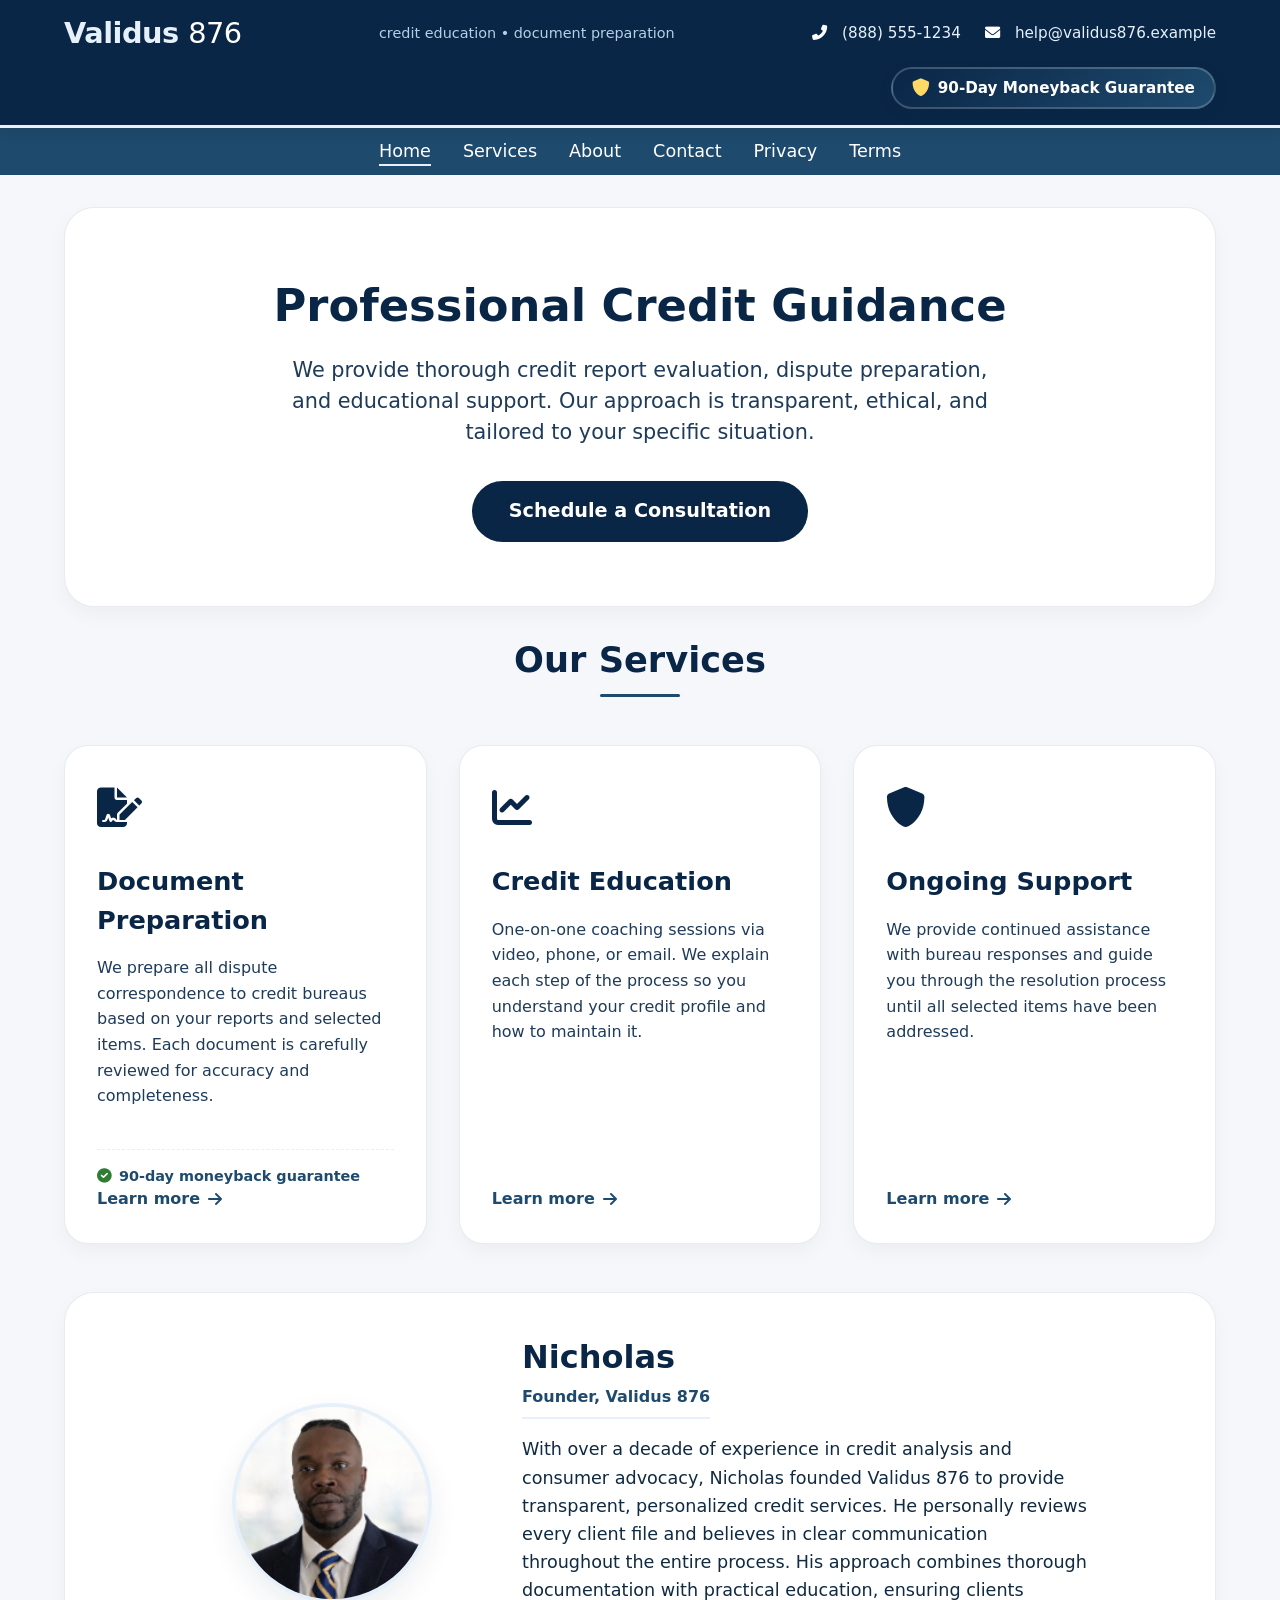
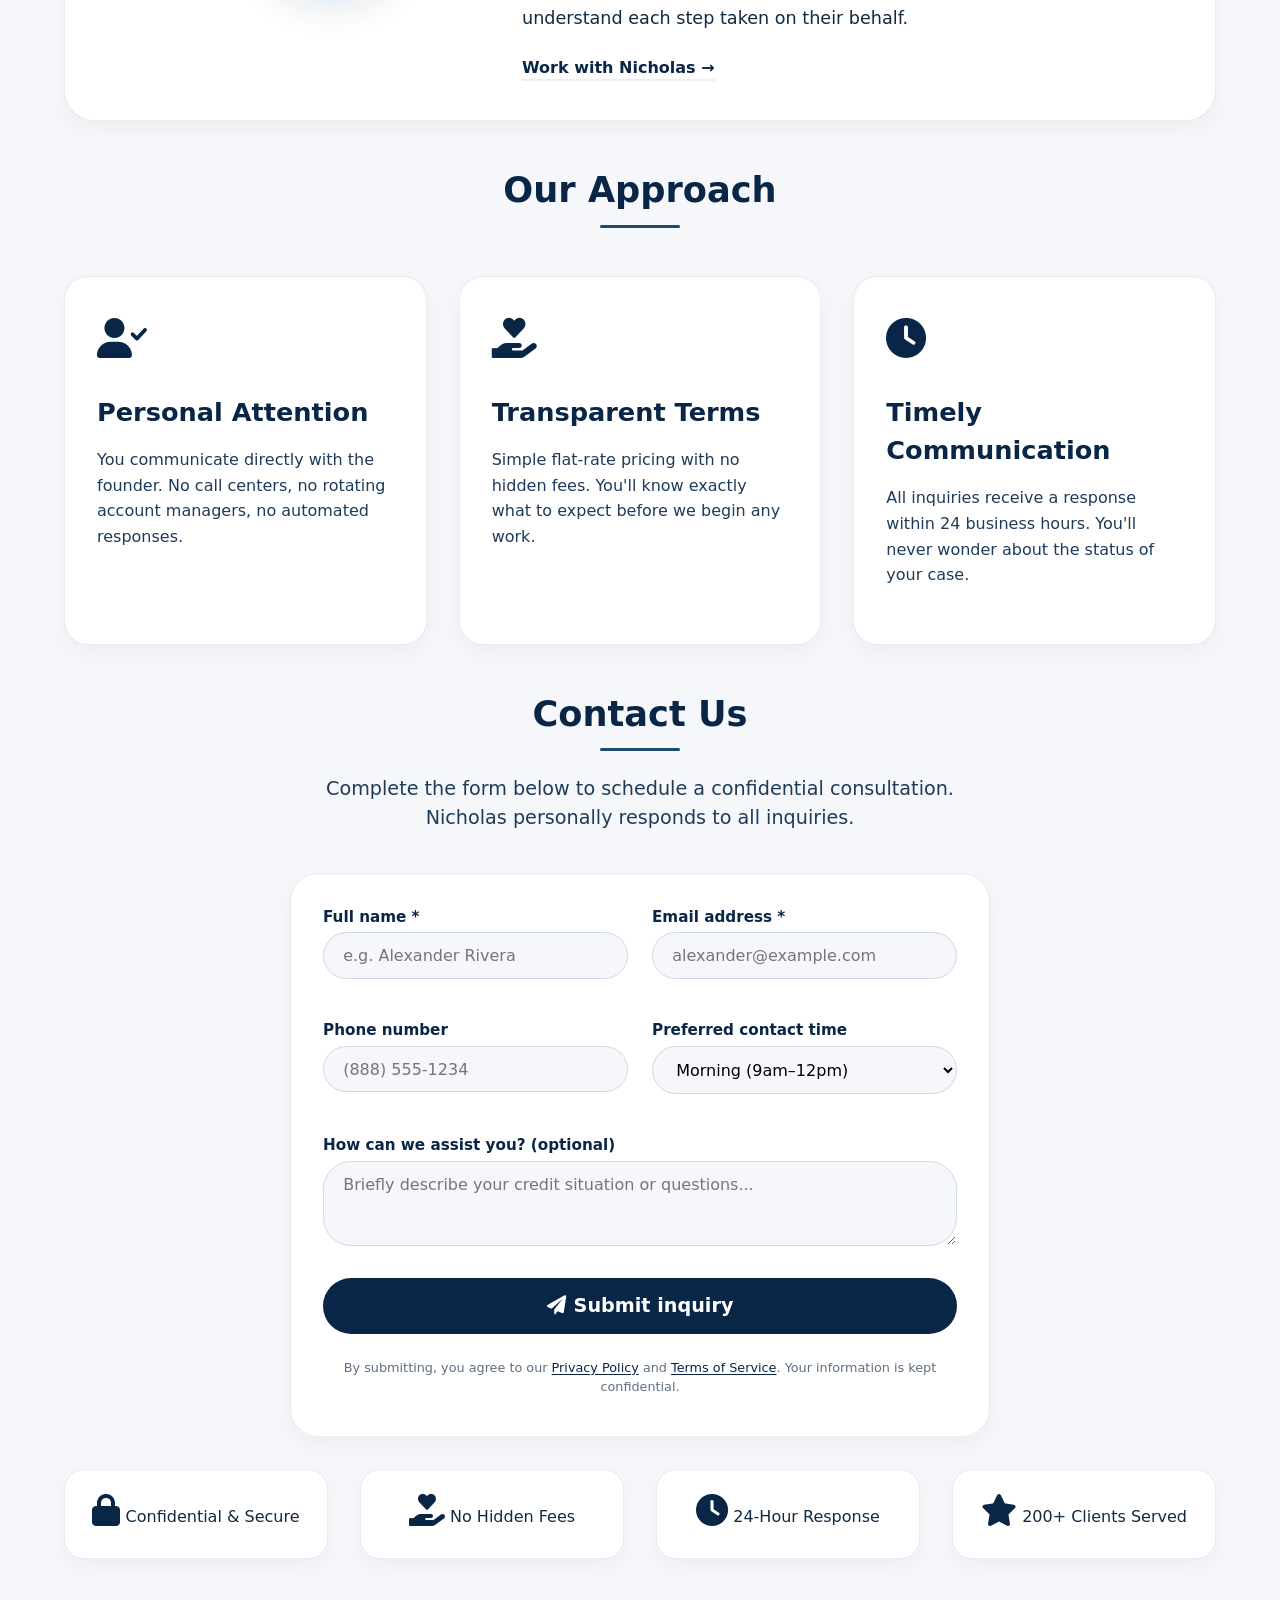
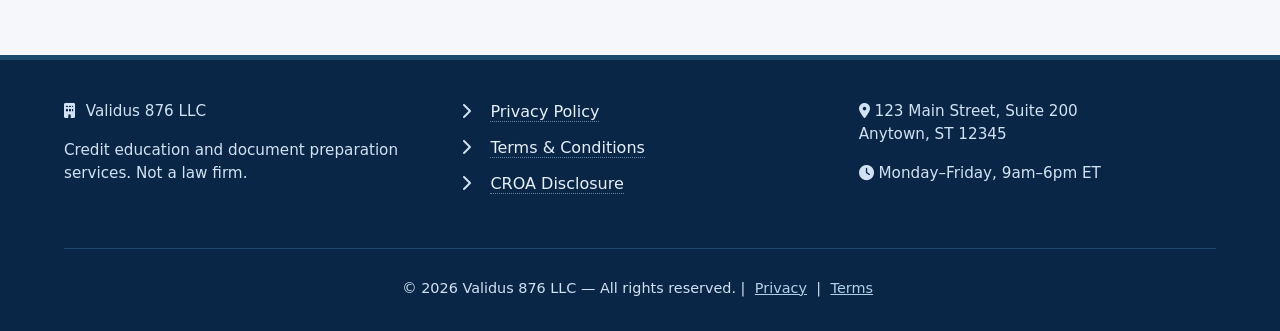
<file: index.html>
<!DOCTYPE html>
<html lang="en">
<head>
  <meta charset="UTF-8">
  <meta name="viewport" content="width=device-width, initial-scale=1.0, maximum-scale=5.0">
  <title>Validus 876 | Credit Education & Repair</title>
  <!-- Font Awesome 6 -->
  <link rel="stylesheet" href="https://cdnjs.cloudflare.com/ajax/libs/font-awesome/6.0.0-beta3/css/all.min.css">
  <!-- Custom CSS -->
  <link rel="stylesheet" href="css/style.css">
</head>
<body>
  <!-- HEADER -->
  <header class="site-header">
    <div class="container header-flex">
      <a href="index.html" class="logo-main">Validus <span>876</span></a>
      <div class="logo-tagline">credit education • document preparation</div>
      <div class="header-info">
        <span><i class="fas fa-phone-alt"></i> <a href="tel:+18885551234">(888) 555-1234</a></span>
        <span><i class="fas fa-envelope"></i> <a href="mailto:help@validus876.example">help@validus876.example</a></span>
      </div>
      <div class="header-guarantee">
        <div class="guarantee-sticker">
          <i class="fas fa-shield-alt"></i> 90-Day Moneyback Guarantee
        </div>
      </div>
    </div>
  </header>

  <!-- NAVIGATION -->
  <nav class="main-nav">
    <div class="container">
      <ul class="nav-links">
        <li><a href="index.html" class="active">Home</a></li>
        <li><a href="#services">Services</a></li>
        <li><a href="#about">About</a></li>
        <li><a href="#contact">Contact</a></li>
        <li><a href="privacy-policy.html">Privacy</a></li>
        <li><a href="terms-and-conditions.html">Terms</a></li>
      </ul>
    </div>
  </nav>

  <main>
    <!-- HERO SECTION -->
    <div class="container">
      <div class="hero-section">
        <h1>Professional Credit Guidance</h1>
        <p>We provide thorough credit report evaluation, dispute preparation, and educational support. Our approach is transparent, ethical, and tailored to your specific situation.</p>
        <a href="#contact" class="btn">Schedule a Consultation</a>
      </div>
    </div>

    <!-- THREE-COLUMN SERVICES SECTION -->
    <div class="container">
      <h2 class="section-title">Our Services</h2>
      <div class="thirds-layout">
        <!-- Column 1 -->
        <div class="third-card">
          <div class="third-icon">
            <i class="fas fa-file-signature"></i>
          </div>
          <h3>Document Preparation</h3>
          <p>We prepare all dispute correspondence to credit bureaus based on your reports and selected items. Each document is carefully reviewed for accuracy and completeness.</p>
          <div class="card-guarantee">
            <i class="fas fa-check-circle"></i> 90-day moneyback guarantee
          </div>
          <a href="#contact" class="third-link">Learn more <i class="fas fa-arrow-right"></i></a>
        </div>
        
        <!-- Column 2 -->
        <div class="third-card">
          <div class="third-icon">
            <i class="fas fa-chart-line"></i>
          </div>
          <h3>Credit Education</h3>
          <p>One-on-one coaching sessions via video, phone, or email. We explain each step of the process so you understand your credit profile and how to maintain it.</p>
          <a href="#contact" class="third-link">Learn more <i class="fas fa-arrow-right"></i></a>
        </div>
        
        <!-- Column 3 -->
        <div class="third-card">
          <div class="third-icon">
            <i class="fas fa-shield-alt"></i>
          </div>
          <h3>Ongoing Support</h3>
          <p>We provide continued assistance with bureau responses and guide you through the resolution process until all selected items have been addressed.</p>
          <a href="#contact" class="third-link">Learn more <i class="fas fa-arrow-right"></i></a>
        </div>
      </div>
    </div>

    <!-- ABOUT US SECTION - small with headshot -->
    <div class="container">
      <div id="about" class="about-mini">
        <div class="about-mini-flex">
          <div class="about-mini-image">
            <img src="images/owner-headshot.png" alt="Nicholas - Founder" class="about-mini-headshot">
          </div>
          <div class="about-mini-content">
            <h3>Nicholas</h3>
            <p class="about-mini-title">Founder, Validus 876</p>
            <p class="about-mini-bio">With over a decade of experience in credit analysis and consumer advocacy, Nicholas founded Validus 876 to provide transparent, personalized credit services. He personally reviews every client file and believes in clear communication throughout the entire process. His approach combines thorough documentation with practical education, ensuring clients understand each step taken on their behalf.</p>
            <a href="#contact" class="about-mini-link">Work with Nicholas →</a>
          </div>
        </div>
      </div>
    </div>

    <!-- THREE-COLUMN VALUES SECTION -->
    <div class="container">
      <h2 class="section-title">Our Approach</h2>
      <div class="thirds-layout">
        <!-- Column 1 -->
        <div class="third-card">
          <div class="third-icon">
            <i class="fas fa-user-check"></i>
          </div>
          <h3>Personal Attention</h3>
          <p>You communicate directly with the founder. No call centers, no rotating account managers, no automated responses.</p>
        </div>
        
        <!-- Column 2 -->
        <div class="third-card">
          <div class="third-icon">
            <i class="fas fa-hand-holding-heart"></i>
          </div>
          <h3>Transparent Terms</h3>
          <p>Simple flat-rate pricing with no hidden fees. You'll know exactly what to expect before we begin any work.</p>
        </div>
        
        <!-- Column 3 -->
        <div class="third-card">
          <div class="third-icon">
            <i class="fas fa-clock"></i>
          </div>
          <h3>Timely Communication</h3>
          <p>All inquiries receive a response within 24 business hours. You'll never wonder about the status of your case.</p>
        </div>
      </div>
    </div>

    <!-- CONTACT FORM SECTION -->
    <div class="container">
      <div id="contact">
        <h2 class="section-title">Contact Us</h2>
        <p class="section-subhead">Complete the form below to schedule a confidential consultation. Nicholas personally responds to all inquiries.</p>
        <div class="contact-form">
          <form action="#" method="post">
            <div class="form-grid">
              <div class="form-group">
                <label for="name">Full name *</label>
                <input type="text" id="name" name="name" placeholder="e.g. Alexander Rivera" required>
              </div>
              <div class="form-group">
                <label for="email">Email address *</label>
                <input type="email" id="email" name="email" placeholder="alexander@example.com" required>
              </div>
              <div class="form-group">
                <label for="phone">Phone number</label>
                <input type="tel" id="phone" name="phone" placeholder="(888) 555-1234">
              </div>
              <div class="form-group">
                <label for="contact_time">Preferred contact time</label>
                <select id="contact_time" name="contact_time">
                  <option>Morning (9am–12pm)</option>
                  <option>Afternoon (12pm–5pm)</option>
                  <option>Evening (5pm–8pm)</option>
                </select>
              </div>
              <div class="form-group full-width">
                <label for="message">How can we assist you? (optional)</label>
                <textarea id="message" name="message" rows="3" placeholder="Briefly describe your credit situation or questions..."></textarea>
              </div>
            </div>
            <button type="submit" class="btn btn-block"><i class="fas fa-paper-plane" style="margin-right: 8px;"></i>Submit inquiry</button>
            <div class="legal-note">
              By submitting, you agree to our <a href="privacy-policy.html">Privacy Policy</a> and <a href="terms-and-conditions.html">Terms of Service</a>. Your information is kept confidential.
            </div>
          </form>
        </div>
      </div>
    </div>

    <!-- TRUST BADGES -->
    <div class="container">
      <div class="trust-section">
        <div class="trust-grid">
          <div class="trust-item">
            <i class="fas fa-lock"></i>
            <span>Confidential & Secure</span>
          </div>
          <div class="trust-item">
            <i class="fas fa-hand-holding-heart"></i>
            <span>No Hidden Fees</span>
          </div>
          <div class="trust-item">
            <i class="fas fa-clock"></i>
            <span>24-Hour Response</span>
          </div>
          <div class="trust-item">
            <i class="fas fa-star"></i>
            <span>200+ Clients Served</span>
          </div>
        </div>
      </div>
    </div>
  </main>

  <!-- FOOTER -->
  <footer class="site-footer">
    <div class="container">
      <div class="footer-grid">
        <div class="footer-col">
          <p><i class="fas fa-building" style="margin-right: 6px;"></i> Validus 876 LLC</p>
          <p>Credit education and document preparation services. Not a law firm.</p>
        </div>
        <div class="footer-col">
          <ul class="footer-links">
            <li><i class="fas fa-chevron-right"></i> <a href="privacy-policy.html">Privacy Policy</a></li>
            <li><i class="fas fa-chevron-right"></i> <a href="terms-and-conditions.html">Terms & Conditions</a></li>
            <li><i class="fas fa-chevron-right"></i> <a href="#">CROA Disclosure</a></li>
          </ul>
        </div>
        <div class="footer-col">
          <p><i class="fas fa-map-marker-alt"></i> 123 Main Street, Suite 200<br>Anytown, ST 12345</p>
          <p><i class="fas fa-clock"></i> Monday–Friday, 9am–6pm ET</p>
        </div>
      </div>
      <div class="copyright">
        © 2026 Validus 876 LLC — All rights reserved. |
        <a href="privacy-policy.html">Privacy</a> |
        <a href="terms-and-conditions.html">Terms</a>
      </div>
    </div>
  </footer>
</body>
</html>
</file>
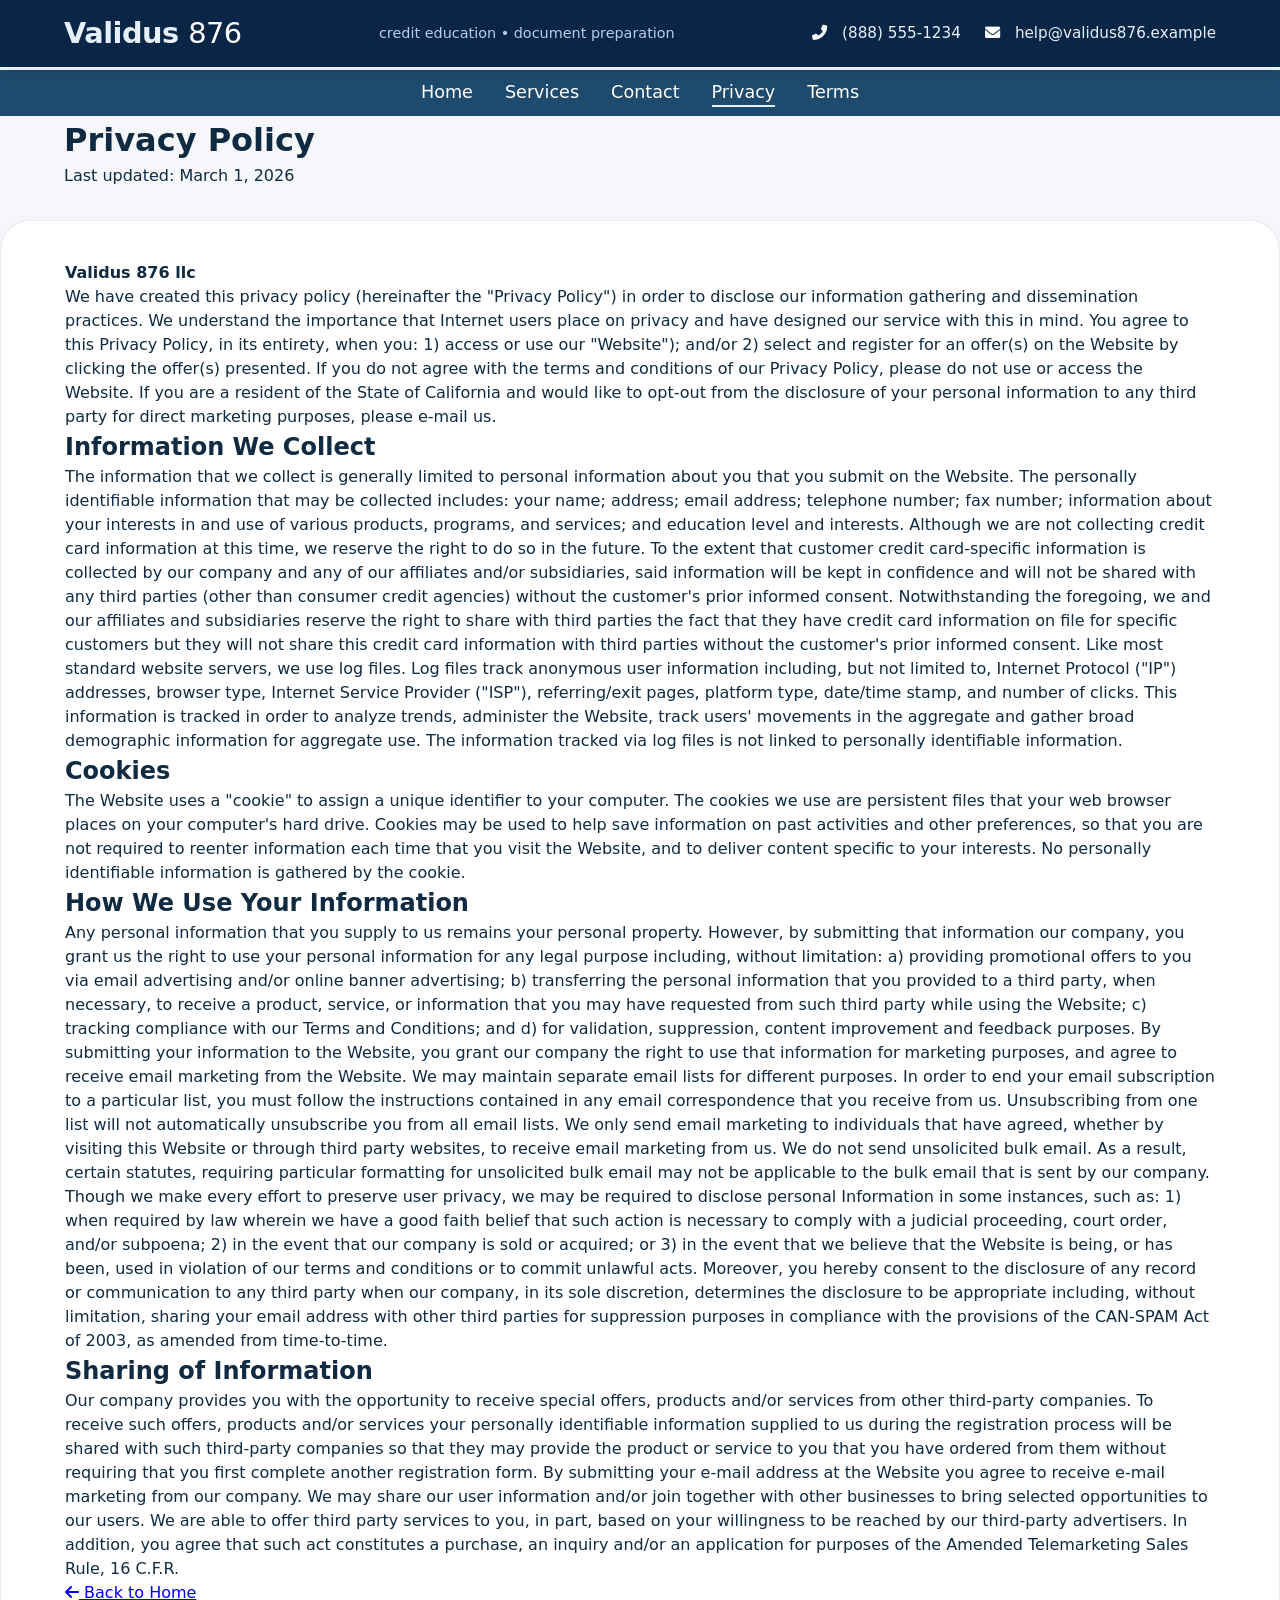
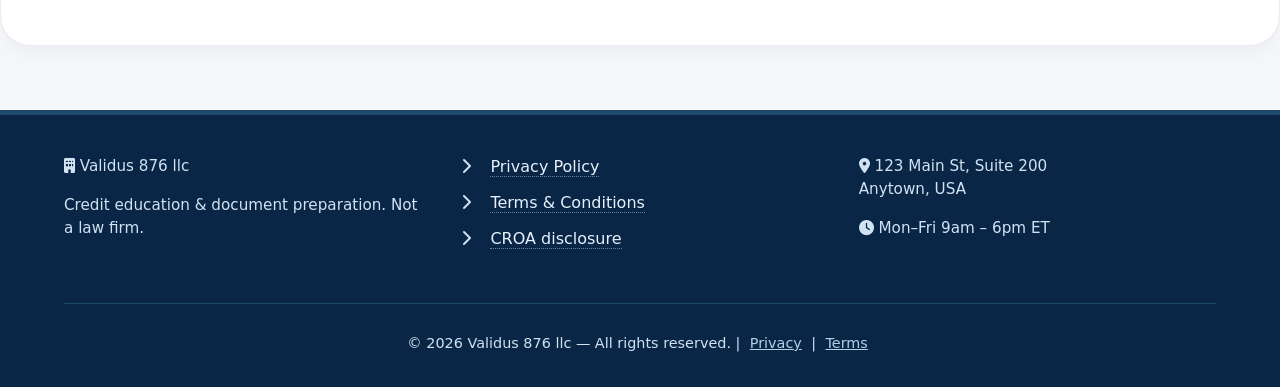
<file: privacy-policy.html>
<!DOCTYPE html>
<html lang="en">
<head>
  <meta charset="UTF-8">
  <meta name="viewport" content="width=device-width, initial-scale=1.0">
  <title>Validus 876 | Privacy Policy</title>
  <!-- Font Awesome 6 -->
  <link rel="stylesheet" href="https://cdnjs.cloudflare.com/ajax/libs/font-awesome/6.0.0-beta3/css/all.min.css">
  <!-- Custom CSS -->
  <link rel="stylesheet" href="css/style.css">
</head>
<body>
  <!-- HEADER -->
  <header class="site-header">
    <div class="container header-flex">
      <a href="index.html" class="logo-main">Validus <span>876</span></a>
      <div class="logo-tagline">credit education • document preparation</div>
      <div class="header-info">
        <span><i class="fas fa-phone-alt"></i> <a href="tel:+18885551234">(888) 555-1234</a></span>
        <span><i class="fas fa-envelope"></i> <a href="mailto:help@validus876.example">help@validus876.example</a></span>
      </div>
    </div>
  </header>

  <!-- NAVIGATION -->
  <nav class="main-nav">
    <div class="container">
      <ul class="nav-links">
        <li><a href="index.html">Home</a></li>
        <li><a href="index.html#services">Services</a></li>
        <li><a href="index.html#contact">Contact</a></li>
        <li><a href="privacy-policy.html" class="active">Privacy</a></li>
        <li><a href="terms-and-conditions.html">Terms</a></li>
      </ul>
    </div>
  </nav>

  <!-- LEGAL HEADER -->
  <div class="legal-header">
    <div class="container">
      <h1>Privacy Policy</h1>
      <p>Last updated: March 1, 2026</p>
    </div>
  </div>

  <!-- PRIVACY CONTENT -->
  <main class="legal-page">
    <div class="container">
      <div class="legal-content">
        <p><strong>Validus 876 llc</strong></p>
        
        <p>We have created this privacy policy (hereinafter the "Privacy Policy") in order to disclose our information gathering and dissemination practices. We understand the importance that Internet users place on privacy and have designed our service with this in mind. You agree to this Privacy Policy, in its entirety, when you: 1) access or use our "Website"); and/or 2) select and register for an offer(s) on the Website by clicking the offer(s) presented. If you do not agree with the terms and conditions of our Privacy Policy, please do not use or access the Website. If you are a resident of the State of California and would like to opt-out from the disclosure of your personal information to any third party for direct marketing purposes, please e-mail us.</p>

        <h2>Information We Collect</h2>
        <p>The information that we collect is generally limited to personal information about you that you submit on the Website. The personally identifiable information that may be collected includes: your name; address; email address; telephone number; fax number; information about your interests in and use of various products, programs, and services; and education level and interests. Although we are not collecting credit card information at this time, we reserve the right to do so in the future. To the extent that customer credit card-specific information is collected by our company and any of our affiliates and/or subsidiaries, said information will be kept in confidence and will not be shared with any third parties (other than consumer credit agencies) without the customer's prior informed consent. Notwithstanding the foregoing, we and our affiliates and subsidiaries reserve the right to share with third parties the fact that they have credit card information on file for specific customers but they will not share this credit card information with third parties without the customer's prior informed consent. Like most standard website servers, we use log files. Log files track anonymous user information including, but not limited to, Internet Protocol ("IP") addresses, browser type, Internet Service Provider ("ISP"), referring/exit pages, platform type, date/time stamp, and number of clicks. This information is tracked in order to analyze trends, administer the Website, track users' movements in the aggregate and gather broad demographic information for aggregate use. The information tracked via log files is not linked to personally identifiable information.</p>

        <h2>Cookies</h2>
        <p>The Website uses a "cookie" to assign a unique identifier to your computer. The cookies we use are persistent files that your web browser places on your computer's hard drive. Cookies may be used to help save information on past activities and other preferences, so that you are not required to reenter information each time that you visit the Website, and to deliver content specific to your interests. No personally identifiable information is gathered by the cookie.</p>

        <h2>How We Use Your Information</h2>
        <p>Any personal information that you supply to us remains your personal property. However, by submitting that information our company, you grant us the right to use your personal information for any legal purpose including, without limitation: a) providing promotional offers to you via email advertising and/or online banner advertising; b) transferring the personal information that you provided to a third party, when necessary, to receive a product, service, or information that you may have requested from such third party while using the Website; c) tracking compliance with our Terms and Conditions; and d) for validation, suppression, content improvement and feedback purposes. By submitting your information to the Website, you grant our company the right to use that information for marketing purposes, and agree to receive email marketing from the Website. We may maintain separate email lists for different purposes. In order to end your email subscription to a particular list, you must follow the instructions contained in any email correspondence that you receive from us. Unsubscribing from one list will not automatically unsubscribe you from all email lists. We only send email marketing to individuals that have agreed, whether by visiting this Website or through third party websites, to receive email marketing from us. We do not send unsolicited bulk email. As a result, certain statutes, requiring particular formatting for unsolicited bulk email may not be applicable to the bulk email that is sent by our company. Though we make every effort to preserve user privacy, we may be required to disclose personal Information in some instances, such as: 1) when required by law wherein we have a good faith belief that such action is necessary to comply with a judicial proceeding, court order, and/or subpoena; 2) in the event that our company is sold or acquired; or 3) in the event that we believe that the Website is being, or has been, used in violation of our terms and conditions or to commit unlawful acts. Moreover, you hereby consent to the disclosure of any record or communication to any third party when our company, in its sole discretion, determines the disclosure to be appropriate including, without limitation, sharing your email address with other third parties for suppression purposes in compliance with the provisions of the CAN-SPAM Act of 2003, as amended from time-to-time.</p>

        <h2>Sharing of Information</h2>
        <p>Our company provides you with the opportunity to receive special offers, products and/or services from other third-party companies. To receive such offers, products and/or services your personally identifiable information supplied to us during the registration process will be shared with such third-party companies so that they may provide the product or service to you that you have ordered from them without requiring that you first complete another registration form. By submitting your e-mail address at the Website you agree to receive e-mail marketing from our company. We may share our user information and/or join together with other businesses to bring selected opportunities to our users. We are able to offer third party services to you, in part, based on your willingness to be reached by our third-party advertisers. In addition, you agree that such act constitutes a purchase, an inquiry and/or an application for purposes of the Amended Telemarketing Sales Rule, 16 C.F.R.</p>

        <a href="index.html" class="back-link"><i class="fas fa-arrow-left"></i> Back to Home</a>
      </div>
    </div>
  </main>

  <!-- FOOTER -->
  <footer class="site-footer">
    <div class="container">
      <div class="footer-grid">
        <div class="footer-col">
          <p><i class="fas fa-building"></i> Validus 876 llc</p>
          <p>Credit education & document preparation. Not a law firm.</p>
        </div>
        <div class="footer-col">
          <ul class="footer-links">
            <li><i class="fas fa-chevron-right"></i> <a href="privacy-policy.html">Privacy Policy</a></li>
            <li><i class="fas fa-chevron-right"></i> <a href="terms-and-conditions.html">Terms & Conditions</a></li>
            <li><i class="fas fa-chevron-right"></i> <a href="#">CROA disclosure</a></li>
          </ul>
        </div>
        <div class="footer-col">
          <p><i class="fas fa-map-marker-alt"></i> 123 Main St, Suite 200<br>Anytown, USA</p>
          <p><i class="fas fa-clock"></i> Mon–Fri 9am – 6pm ET</p>
        </div>
      </div>
      <div class="copyright">
        © 2026 Validus 876 llc — All rights reserved. |
        <a href="privacy-policy.html">Privacy</a> |
        <a href="terms-and-conditions.html">Terms</a>
      </div>
    </div>
  </footer>
</body>
</html>
</file>
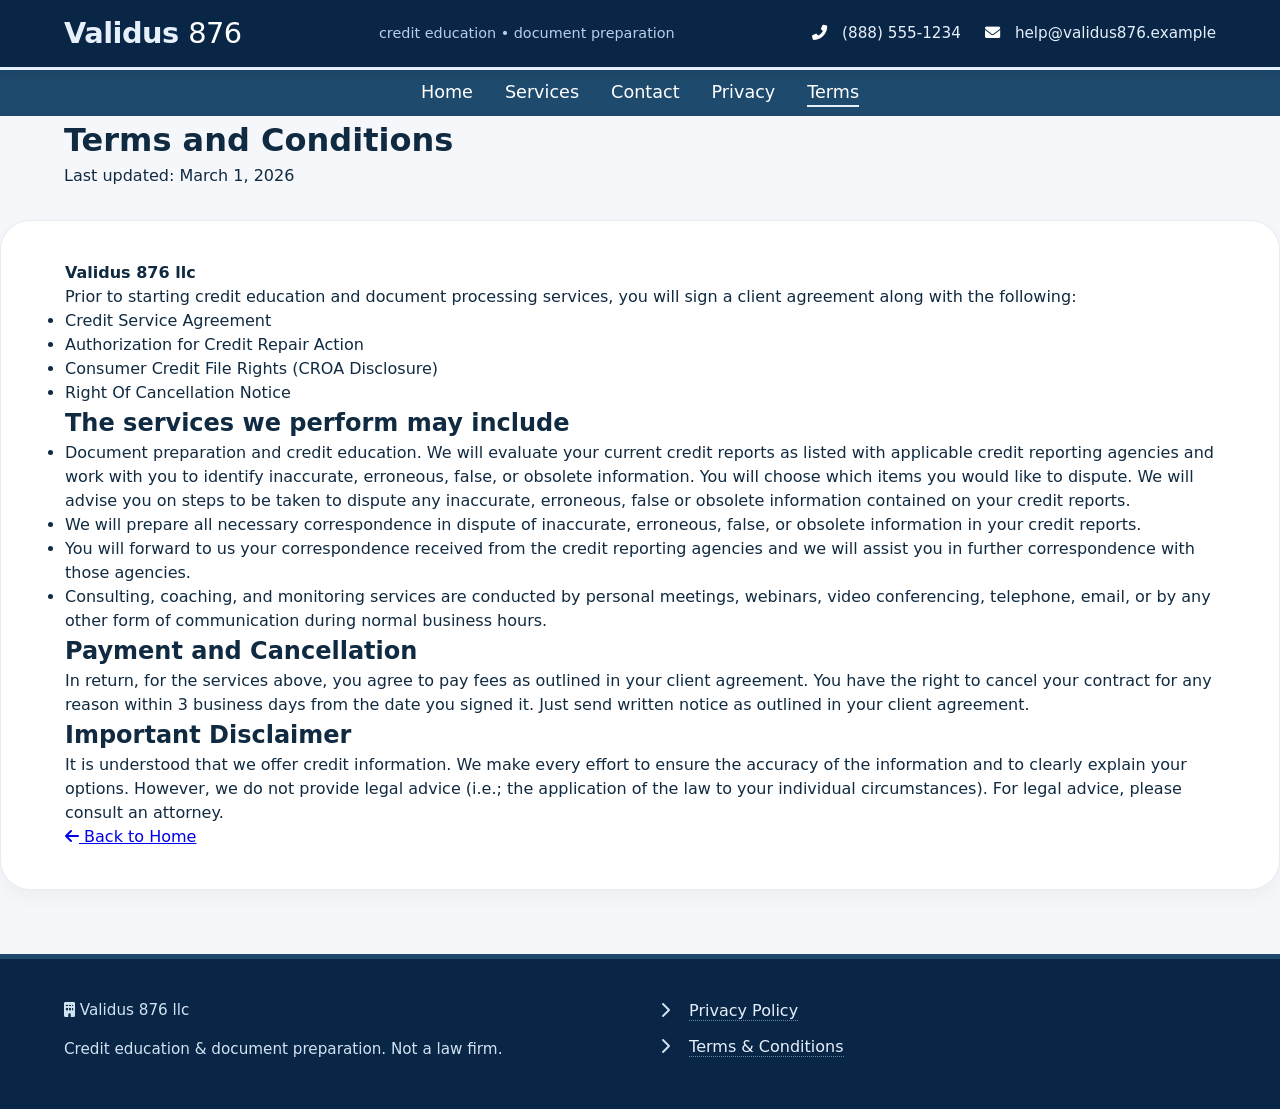
<file: terms-and-conditions.html>
<!DOCTYPE html>
<html lang="en">
<head>
  <meta charset="UTF-8">
  <meta name="viewport" content="width=device-width, initial-scale=1.0">
  <title>Validus 876 | Terms and Conditions</title>
  <!-- Font Awesome 6 -->
  <link rel="stylesheet" href="https://cdnjs.cloudflare.com/ajax/libs/font-awesome/6.0.0-beta3/css/all.min.css">
  <!-- Custom CSS -->
  <link rel="stylesheet" href="css/style.css">
</head>
<body>
  <!-- HEADER -->
  <header class="site-header">
    <div class="container header-flex">
      <a href="index.html" class="logo-main">Validus <span>876</span></a>
      <div class="logo-tagline">credit education • document preparation</div>
      <div class="header-info">
        <span><i class="fas fa-phone-alt"></i> <a href="tel:+18885551234">(888) 555-1234</a></span>
        <span><i class="fas fa-envelope"></i> <a href="mailto:help@validus876.example">help@validus876.example</a></span>
      </div>
    </div>
  </header>

  <!-- NAVIGATION -->
  <nav class="main-nav">
    <div class="container">
      <ul class="nav-links">
        <li><a href="index.html">Home</a></li>
        <li><a href="index.html#services">Services</a></li>
        <li><a href="index.html#contact">Contact</a></li>
        <li><a href="privacy-policy.html">Privacy</a></li>
        <li><a href="terms-and-conditions.html" class="active">Terms</a></li>
      </ul>
    </div>
  </nav>

  <!-- LEGAL HEADER -->
  <div class="legal-header">
    <div class="container">
      <h1>Terms and Conditions</h1>
      <p>Last updated: March 1, 2026</p>
    </div>
  </div>

  <!-- TERMS CONTENT -->
  <main class="legal-page">
    <div class="container">
      <div class="legal-content">
        <p><strong>Validus 876 llc</strong></p>
        
        <p>Prior to starting credit education and document processing services, you will sign a client agreement along with the following:</p>
        
        <ul>
          <li>Credit Service Agreement</li>
          <li>Authorization for Credit Repair Action</li>
          <li>Consumer Credit File Rights (CROA Disclosure)</li>
          <li>Right Of Cancellation Notice</li>
        </ul>

        <h2>The services we perform may include</h2>
        
        <ul>
          <li>Document preparation and credit education. We will evaluate your current credit reports as listed with applicable credit reporting agencies and work with you to identify inaccurate, erroneous, false, or obsolete information. You will choose which items you would like to dispute. We will advise you on steps to be taken to dispute any inaccurate, erroneous, false or obsolete information contained on your credit reports.</li>
          <li>We will prepare all necessary correspondence in dispute of inaccurate, erroneous, false, or obsolete information in your credit reports.</li>
          <li>You will forward to us your correspondence received from the credit reporting agencies and we will assist you in further correspondence with those agencies.</li>
          <li>Consulting, coaching, and monitoring services are conducted by personal meetings, webinars, video conferencing, telephone, email, or by any other form of communication during normal business hours.</li>
        </ul>

        <h2>Payment and Cancellation</h2>
        <p>In return, for the services above, you agree to pay fees as outlined in your client agreement. You have the right to cancel your contract for any reason within 3 business days from the date you signed it. Just send written notice as outlined in your client agreement.</p>

        <h2>Important Disclaimer</h2>
        <p>It is understood that we offer credit information. We make every effort to ensure the accuracy of the information and to clearly explain your options. However, we do not provide legal advice (i.e.; the application of the law to your individual circumstances). For legal advice, please consult an attorney.</p>

        <a href="index.html" class="back-link"><i class="fas fa-arrow-left"></i> Back to Home</a>
      </div>
    </div>
  </main>

  <!-- FOOTER -->
  <footer class="site-footer">
    <div class="container">
      <div class="footer-grid">
        <div class="footer-col">
          <p><i class="fas fa-building"></i> Validus 876 llc</p>
          <p>Credit education & document preparation. Not a law firm.</p>
        </div>
        <div class="footer-col">
          <ul class="footer-links">
            <li><i class="fas fa-chevron-right"></i> <a href="privacy-policy.html">Privacy Policy</a></li>
            <li><i class="fas fa-chevron-right"></i> <a href="terms-and-conditions.html">Terms & Conditions
</file>
<file: css/style.css>
/* ===== GLOBAL STYLES ===== */
:root {
  --deep-blue: #0a2647;        /* dark blue – headers, footer */
  --accent-blue: #1e4a6d;      /* medium dark – buttons, hover */
  --light-blue: #e6f0fa;       /* light accent */
  --cool-grey: #f5f7fa;        /* main background grey */
  --medium-grey: #e9edf2;       /* card background */
  --white: #ffffff;
  --text-dark: #102a41;
  --text-soft: #1e3b5a;
  --shadow-sm: 0 8px 20px rgba(0, 0, 0, 0.04);
  --shadow-hover: 0 12px 28px rgba(10, 38, 71, 0.08);
  --border-light: 1px solid rgba(30, 74, 109, 0.1);
}

* {
  margin: 0;
  padding: 0;
  box-sizing: border-box;
  font-family: system-ui, -apple-system, 'Segoe UI', Roboto, 'Helvetica Neue', sans-serif;
}

body {
  background-color: var(--cool-grey);
  color: var(--text-dark);
  line-height: 1.5;
  display: flex;
  flex-direction: column;
  min-height: 100vh;
}

.container {
  max-width: 1200px;
  margin: 0 auto;
  padding: 0 1.5rem;
  width: 100%;
}

/* ===== HEADER ===== */
.site-header {
  background-color: var(--deep-blue);
  padding: 1rem 0;
  border-bottom: 3px solid var(--light-blue);
  position: sticky;
  top: 0;
  z-index: 10;
  box-shadow: 0 4px 12px rgba(0,0,0,0.1);
}

.header-flex {
  display: flex;
  flex-wrap: wrap;
  align-items: center;
  justify-content: space-between;
  gap: 1rem 1.5rem;
}

.logo-area {
  display: flex;
  flex-direction: column;
}

.logo-main {
  font-size: 1.8rem;
  font-weight: 700;
  letter-spacing: -0.5px;
  line-height: 1.2;
  color: var(--light-blue);
  text-decoration: none;
}

.logo-main span {
  color: white;
  font-weight: 300;
}

.logo-tagline {
  font-size: 0.9rem;
  color: #b3d0e8;
  margin-top: 2px;
}

.header-info {
  display: flex;
  flex-wrap: wrap;
  gap: 1.5rem;
  font-size: 0.95rem;
  color: var(--light-blue);
}

.header-info i {
  margin-right: 6px;
  color: white;
  width: 1.2rem;
}

.header-info a {
  color: var(--light-blue);
  text-decoration: none;
  border-bottom: 1px dotted transparent;
  transition: border-color 0.2s;
}

.header-info a:hover {
  border-bottom-color: white;
  color: white;
}

/* ===== NAVIGATION ===== */
.main-nav {
  background-color: var(--accent-blue);
  padding: 0.6rem 0;
  border-bottom: var(--border-light);
}

.nav-links {
  display: flex;
  flex-wrap: wrap;
  gap: 2rem;
  justify-content: center;
  list-style: none;
}

.nav-links a {
  color: white;
  text-decoration: none;
  font-weight: 500;
  font-size: 1.1rem;
  padding: 0.2rem 0;
  border-bottom: 2px solid transparent;
  transition: 0.15s;
}

.nav-links a:hover,
.nav-links a.active {
  border-bottom-color: var(--light-blue);
  transform: translateY(-1px);
}

/* ===== BUTTONS ===== */
.btn {
  background-color: var(--deep-blue);
  color: white;
  border: none;
  border-radius: 60px;
  padding: 0.9rem 2.2rem;
  font-weight: 600;
  font-size: 1.2rem;
  cursor: pointer;
  transition: 0.2s;
  display: inline-block;
  border: 2px solid transparent;
  text-decoration: none;
}

.btn:hover {
  background-color: var(--accent-blue);
  transform: scale(1.02);
  border-color: var(--light-blue);
}

.btn-block {
  width: 100%;
  margin-top: 1rem;
}

/* ===== THREE-COLUMN LAYOUT ===== */
.thirds-layout {
  display: grid;
  grid-template-columns: repeat(3, 1fr);
  gap: 2rem;
  margin: 3rem 0;
}

.third-card {
  background: var(--white);
  border-radius: 24px;
  padding: 2rem;
  box-shadow: var(--shadow-sm);
  border: var(--border-light);
  transition: all 0.25s ease;
  height: 100%;
  display: flex;
  flex-direction: column;
}

.third-card:hover {
  transform: translateY(-5px);
  box-shadow: var(--shadow-hover);
}

.third-icon {
  font-size: 2.5rem;
  color: var(--deep-blue);
  margin-bottom: 1.5rem;
}

.third-card h3 {
  font-size: 1.6rem;
  color: var(--deep-blue);
  margin-bottom: 1rem;
  font-weight: 600;
}

.third-card p {
  color: var(--text-soft);
  margin-bottom: 1.5rem;
  flex-grow: 1;
  line-height: 1.6;
}

.third-link {
  color: var(--accent-blue);
  text-decoration: none;
  font-weight: 600;
  display: inline-flex;
  align-items: center;
  gap: 0.5rem;
  margin-top: auto;
}

.third-link:hover {
  color: var(--deep-blue);
  gap: 0.8rem;
}

/* ===== HERO SECTION ===== */
.hero-section {
  padding: 4rem 0;
  text-align: center;
  background: var(--white);
  border-radius: 30px;
  margin: 2rem 0;
  box-shadow: var(--shadow-sm);
  border: var(--border-light);
}

.hero-section h1 {
  font-size: 2.8rem;
  color: var(--deep-blue);
  margin-bottom: 1rem;
}

.hero-section p {
  font-size: 1.3rem;
  color: var(--text-soft);
  max-width: 700px;
  margin: 0 auto 2rem;
}

/* ===== ABOUT MINI SECTION ===== */
.about-mini {
  background: var(--white);
  border-radius: 30px;
  padding: 2.5rem;
  margin: 3rem 0;
  box-shadow: var(--shadow-sm);
  border: var(--border-light);
}

.about-mini-flex {
  display: flex;
  align-items: center;
  gap: 3rem;
  max-width: 900px;
  margin: 0 auto;
}

.about-mini-image {
  flex: 1;
  text-align: center;
}

.about-mini-headshot {
  width: 200px;
  height: 200px;
  border-radius: 50%;
  border: 4px solid var(--light-blue);
  box-shadow: var(--shadow-hover);
  object-fit: cover;
  aspect-ratio: 1/1;
}

.about-mini-content {
  flex: 2;
}

.about-mini-content h3 {
  font-size: 2rem;
  color: var(--deep-blue);
  margin-bottom: 0.25rem;
}

.about-mini-title {
  font-size: 1rem;
  color: var(--accent-blue);
  font-weight: 600;
  margin-bottom: 1rem;
  border-bottom: 2px solid var(--light-blue);
  padding-bottom: 0.5rem;
  display: inline-block;
}

.about-mini-bio {
  font-size: 1.1rem;
  line-height: 1.6;
  color: var(--text-dark);
  margin-bottom: 1.5rem;
}

.about-mini-link {
  color: var(--deep-blue);
  font-weight: 600;
  text-decoration: none;
  border-bottom: 2px solid var(--light-blue);
  padding-bottom: 2px;
}

.about-mini-link:hover {
  color: var(--accent-blue);
  border-bottom-color: var(--accent-blue);
}

/* ===== CONTACT FORM ===== */
.contact-form {
  background-color: var(--white);
  border-radius: 28px;
  padding: 2rem 2rem 2.5rem;
  box-shadow: var(--shadow-sm);
  border: var(--border-light);
  max-width: 700px;
  margin: 2rem auto 0;
}

.form-grid {
  display: grid;
  grid-template-columns: 1fr 1fr;
  gap: 1.5rem;
}

.form-group {
  display: flex;
  flex-direction: column;
  margin-bottom: 1rem;
}

.form-group.full-width {
  grid-column: 1 / -1;
}

label {
  font-weight: 600;
  color: var(--deep-blue);
  margin-bottom: 4px;
  font-size: 0.95rem;
}

input, select, textarea {
  background-color: var(--cool-grey);
  border: 1px solid #d0d9e5;
  border-radius: 40px;
  padding: 0.8rem 1.2rem;
  font-size: 1rem;
  transition: 0.2s;
  outline: none;
  width: 100%;
}

textarea {
  border-radius: 28px;
  resize: vertical;
}

input:focus, select:focus, textarea:focus {
  border-color: var(--deep-blue);
  box-shadow: 0 0 0 3px rgba(10, 38, 71, 0.1);
  background-color: white;
}

.legal-note {
  font-size: 0.8rem;
  color: #5f6f82;
  margin-top: 1.5rem;
  text-align: center;
}

.legal-note a {
  color: var(--deep-blue);
  text-decoration: underline;
  text-underline-offset: 2px;
}

/* ===== TRUST BADGES ===== */
.trust-section {
  padding: 2rem 0 4rem;
}

.trust-grid {
  display: grid;
  grid-template-columns: repeat(4, 1fr);
  gap: 2rem;
}

.trust-item {
  background: var(--white);
  padding: 1.5rem;
  border-radius: 20px;
  text-align: center;
  box-shadow: var(--shadow-sm);
  border: var(--border-light);
}

.trust-item i {
  font-size: 2rem;
  color: var(--deep-blue);
  margin-bottom: 0.5rem;
}

.trust-item span {
  font-weight: 500;
  color: var(--text-dark);
}

/* ===== SECTION TITLES ===== */
.section-title {
  font-size: 2.2rem;
  font-weight: 600;
  color: var(--deep-blue);
  margin-bottom: 1.5rem;
  line-height: 1.2;
  text-align: center;
  position: relative;
  padding-bottom: 1rem;
}

.section-title::after {
  content: '';
  position: absolute;
  bottom: 0;
  left: 50%;
  transform: translateX(-50%);
  width: 80px;
  height: 3px;
  background: var(--accent-blue);
  border-radius: 3px;
}

.section-subhead {
  font-size: 1.2rem;
  color: var(--text-soft);
  max-width: 700px;
  margin: 0 auto 2.5rem;
  text-align: center;
}

/* ===== FOOTER ===== */
.site-footer {
  background-color: var(--deep-blue);
  color: #d1e2f2;
  padding: 2.5rem 0 2rem;
  margin-top: 2rem;
  border-top: 5px solid var(--accent-blue);
}

.footer-grid {
  display: grid;
  grid-template-columns: repeat(auto-fit, minmax(200px, 1fr));
  gap: 2rem 2.5rem;
  align-items: start;
}

.footer-col p {
  margin-bottom: 1rem;
  font-size: 0.95rem;
}

.footer-col a {
  color: var(--light-blue);
  text-decoration: none;
  border-bottom: 1px dotted #5f86a3;
}

.footer-col a:hover {
  color: white;
  border-bottom-color: white;
}

.footer-links {
  list-style: none;
}

.footer-links li {
  margin-bottom: 0.75rem;
}

.footer-links i {
  width: 1.5rem;
  color: var(--sky-mist);
}

.copyright {
  text-align: center;
  margin-top: 2.5rem;
  padding-top: 1.8rem;
  border-top: 1px solid #1e4a6d;
  font-size: 0.9rem;
}

.copyright a {
  color: #b3d0e8;
  text-decoration: underline;
  margin: 0 0.3rem;
}

/* ===== LEGAL PAGES ===== */
.legal-page {
  background: var(--white);
  border-radius: 30px;
  padding: 2.5rem;
  margin: 2rem 0;
  box-shadow: var(--shadow-sm);
  border: var(--border-light);
}

/* ===== RESPONSIVE ===== */
@media (max-width: 768px) {
  .thirds-layout {
    grid-template-columns: 1fr;
    gap: 1.5rem;
  }
  
  .trust-grid {
    grid-template-columns: repeat(2, 1fr);
  }
  
  .header-flex {
    flex-direction: column;
    align-items: start;
  }
  
  .header-info {
    justify-content: flex-start;
  }
  
  .form-grid {
    grid-template-columns: 1fr;
    gap: 0.2rem;
  }
  
  .section-title {
    font-size: 1.9rem;
  }
  
  .about-mini-flex {
    flex-direction: column;
    text-align: center;
    gap: 1.5rem;
  }
  
  .about-mini-headshot {
    width: 150px;
    height: 150px;
  }
  
  .hero-section h1 {
    font-size: 2.2rem;
  }
}

@media (max-width: 480px) {
  .nav-links {
    gap: 1.2rem;
  }
  
  .logo-main {
    font-size: 1.6rem;
  }
  
  .trust-grid {
    grid-template-columns: 1fr;
  }
  
  .btn {
    width: 100%;
  }
}
/* ===== MONEYBACK GUARANTEE STICKER ===== */
.guarantee-sticker {
  display: inline-flex;
  align-items: center;
  gap: 0.5rem;
  background: linear-gradient(135deg, var(--deep-blue) 0%, var(--accent-blue) 100%);
  color: white;
  padding: 0.5rem 1.2rem;
  border-radius: 60px;
  font-weight: 600;
  font-size: 0.95rem;
  box-shadow: 0 4px 12px rgba(10, 38, 71, 0.2);
  border: 2px solid rgba(255, 255, 255, 0.2);
  white-space: nowrap;
}

.guarantee-sticker i {
  font-size: 1.1rem;
  color: #ffd966;
}

/* Position in header */
.header-guarantee {
  margin-left: auto;
}

/* Position in hero */
.hero-guarantee {
  display: flex;
  justify-content: center;
  margin-top: 1.5rem;
}

/* Floating badge option */
.guarantee-float {
  position: relative;
  display: inline-block;
}

.guarantee-badge {
  position: absolute;
  top: -10px;
  right: -10px;
  background: var(--deep-blue);
  color: white;
  font-size: 0.8rem;
  font-weight: 600;
  padding: 0.3rem 0.8rem;
  border-radius: 40px;
  border: 2px solid white;
  box-shadow: var(--shadow-sm);
  white-space: nowrap;
}

.guarantee-badge i {
  margin-right: 4px;
  color: #ffd966;
}

/* Corner ribbon style */
.guarantee-ribbon {
  position: absolute;
  top: 0;
  right: 0;
  background: var(--deep-blue);
  color: white;
  padding: 0.5rem 2rem;
  transform: rotate(45deg) translate(20px, -20px);
  transform-origin: top right;
  font-weight: 600;
  font-size: 0.9rem;
  box-shadow: 0 2px 8px rgba(0,0,0,0.2);
  border-left: 2px solid #ffd966;
  border-right: 2px solid #ffd966;
  white-space: nowrap;
  z-index: 5;
}

.guarantee-ribbon i {
  margin-right: 5px;
  color: #ffd966;
}

/* For cards */
.card-guarantee {
  margin-top: 1rem;
  font-size: 0.9rem;
  color: var(--accent-blue);
  font-weight: 600;
  display: flex;
  align-items: center;
  gap: 0.5rem;
  border-top: 1px dashed var(--light-blue);
  padding-top: 1rem;
}

.card-guarantee i {
  color: #2e7d32;
}

/* Responsive */
@media (max-width: 768px) {
  .guarantee-sticker {
    font-size: 0.85rem;
    padding: 0.4rem 1rem;
  }
  
  .header-guarantee {
    margin-left: 0;
    width: 100%;
    justify-content: center;
    margin-top: 0.5rem;
  }
  
  .guarantee-ribbon {
    font-size: 0.8rem;
    padding: 0.4rem 1.8rem;
  }
}
</file>
